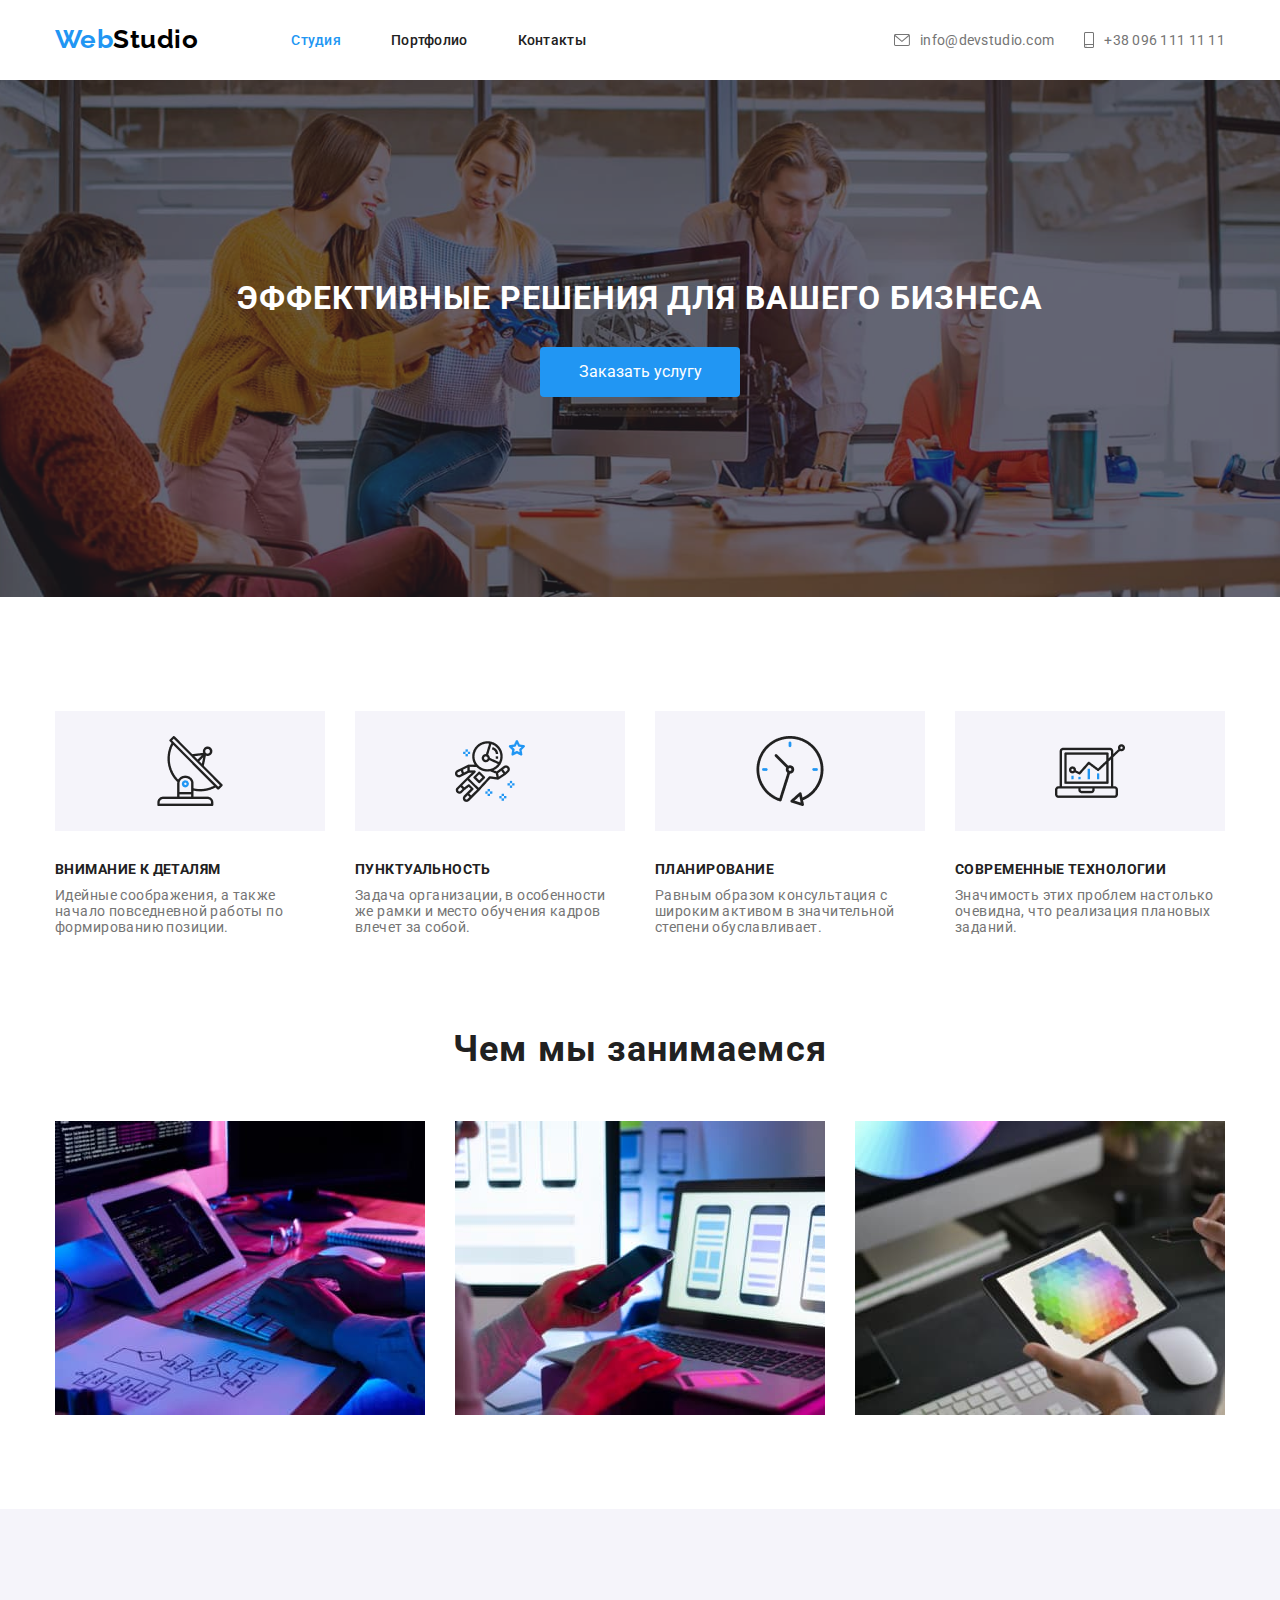
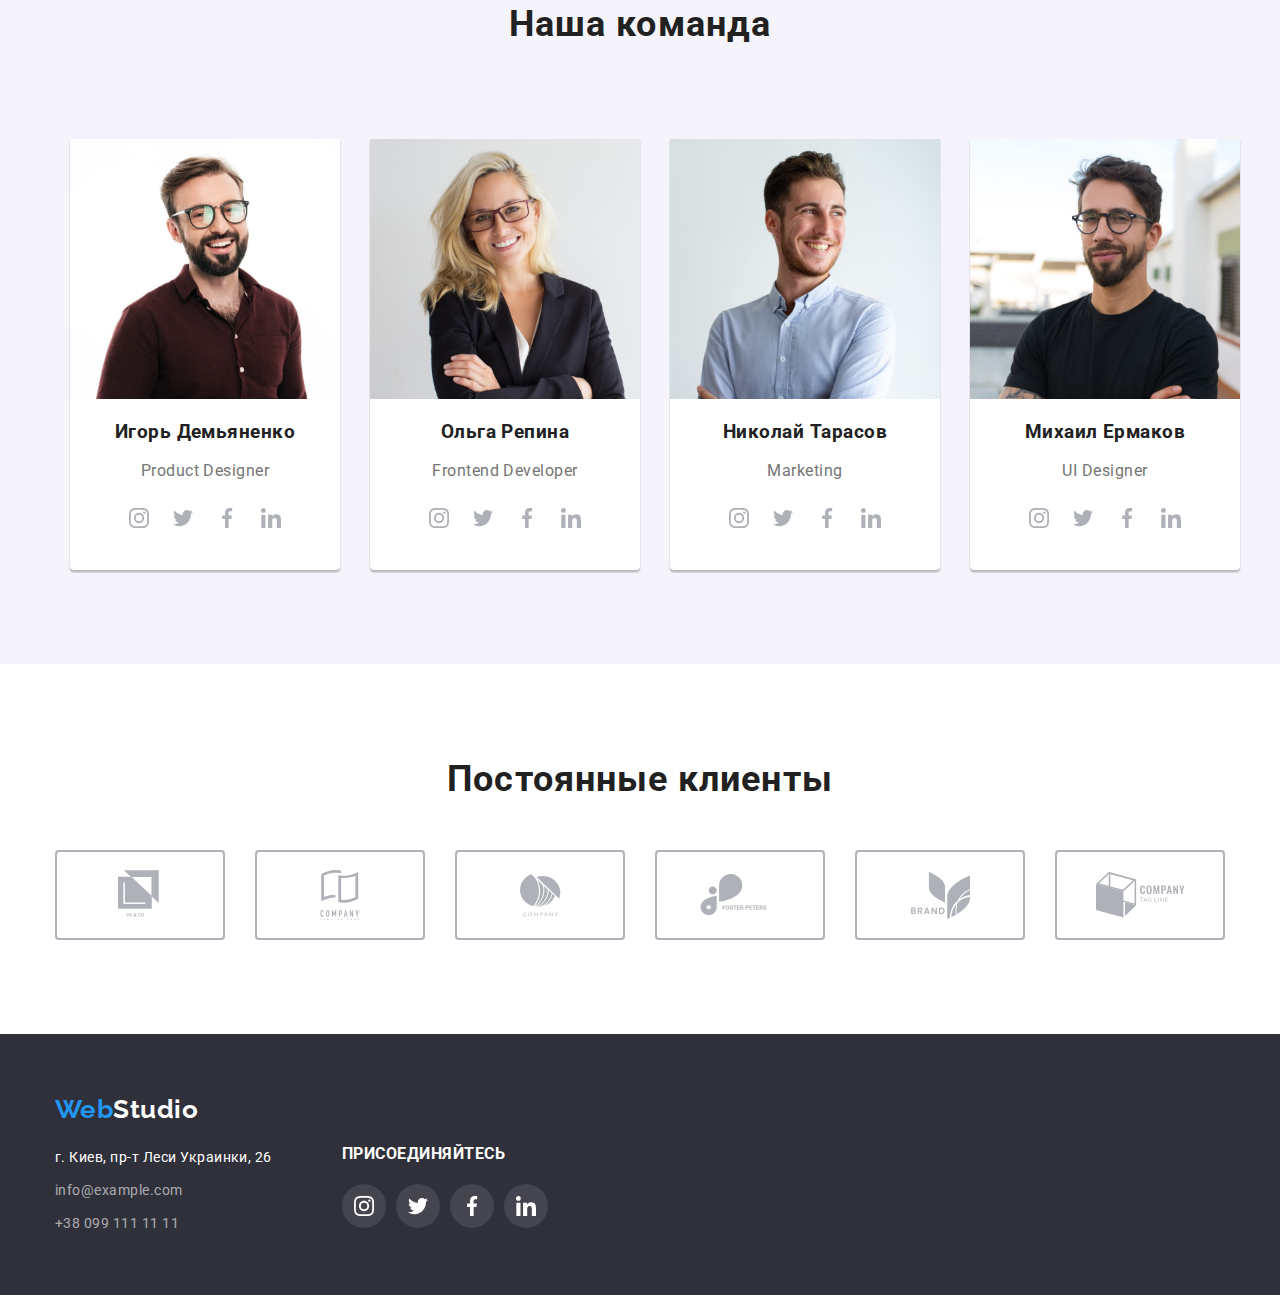
<file: index.html>
<!DOCTYPE html>
<html lang="ru">
  <head>
    <meta charset="UTF-8" />
    <meta name="viewport" content="width=device-width, initial-scale=1.0" />
    <link
      rel="stylesheet"
      href="https://cdnjs.cloudflare.com/ajax/libs/modern-normalize/1.0.0/modern-normalize.css"
    />
    <link
      href="https://fonts.googleapis.com/css2?family=Raleway:wght@300;400;500;700&family=Roboto:wght@300;400;500;700&display=swap"
      rel="stylesheet"
    />
    <link
      rel="stylesheet"
      href="https://cdnjs.cloudflare.com/ajax/libs/modern-normalize/1.0.0/modern-normalize.min.css"
    />
    <link rel="stylesheet" href="./css/styles.css" />
    <title>WebStudio</title>
  </head>

  <body>
    <header class="header-page">
      <div class="container">
        <nav>
          <a href="" class="logo link"
            ><span class="logo-start">Web</span>Studio</a
          >

          <ul class="site-nav list">
            <li><a href="" class="link current">Студия</a></li>
            <li><a href="./portfolio.html" class="link">Портфолио</a></li>
            <li><a href="" class="link">Контакты</a></li>
          </ul>
        </nav>

        <address class="address top">
          <ul class="contact list">
            <li class="address-list-top">
              <a href="mailto:info@devstudio.com" class="link">
                <svg class="icon-envelope">
                  <use
                    href="./images/sprite-svg/sprite.svg#icon-envelope"
                  ></use>
                </svg>
                info@devstudio.com</a
              >
            </li>
            <li class="address-list-top">
              <a href="tel:+380961111111" class="link">
                <svg class="icon-smartphone">
                  <use
                    href="./images/sprite-svg/sprite.svg#icon-smartphone"
                  ></use>
                </svg>
                +38 096 111 11 11</a
              >
            </li>
          </ul>
        </address>
      </div>
    </header>

    <main>
      <section class="hero">
        <div class="container">
          <h1 class="hero-title">Эффективные решения для вашего бизнеса</h1>
          <button type="button" class="button">Заказать услугу</button>
        </div>
      </section>

      <section class="section">
        <h2 hidden>наши преимущества</h2>

        <div class="container advantages-list">
          <ul class="advantages list">
            <li class="icon-antenna">
              <h3 class="section-title">Внимание к деталям</h3>
              <p>
                Идейные соображения, а также начало повседневной работы по
                формированию позиции.
              </p>
            </li>
            <li class="icon-astronaut">
              <h3 class="section-title">Пунктуальность</h3>
              <p>
                Задача организации, в особенности же рамки и место обучения
                кадров влечет за собой.
              </p>
            </li>
            <li class="icon-clock">
              <h3 class="section-title">Планирование</h3>
              <p>
                Равным образом консультация с широким активом в значительной
                степени обуславливает.
              </p>
            </li>
            <li class="icon-diagram">
              <h3 class="section-title">Современные технологии</h3>
              <p>
                Значимость этих проблем настолько очевидна, что реализация
                плановых заданий.
              </p>
            </li>
          </ul>
        </div>
      </section>

      <section class="section">
        <div class="container works">
          <h2 class="section-title">Чем мы занимаемся</h2>

          <ul class="work list">
            <li>
              <img
                class="works-img"
                src="./images/images-box/box1.jpg"
                alt=""
                width="370"
                height="294"
              />
            </li>
            <li>
              <img
                class="works-img"
                src="./images/images-box/box2.jpg"
                alt=""
                width="370"
                height="294"
              />
            </li>
            <li>
              <img
                class="works-img"
                src="./images/images-box/box3.jpg"
                alt=""
                width="370"
                height="294"
              />
            </li>
          </ul>
        </div>
      </section>

      <section class="section staff-section">
        <div class="container staff">
          <h2 class="section-title">Наша команда</h2>

          <div class="staff-list">
            <ul class="staff list">
              <li class="staff-people">
                <img
                  src="./images/images-person/person1.jpg"
                  alt="Игорь Демьяненко"
                />
                <h3 class="section-title">Игорь Демьяненко</h3>
                <p lang="en">Product Designer</p>
                <div class="social-link">
                  <a href="" class="social-link-thumb">
                    <svg>
                      <use
                        href="./images/sprite-svg/sprite.svg#icon-instagram"
                      ></use>
                    </svg>
                  </a>
                  <a href="" class="social-link-thumb">
                    <svg>
                      <use
                        href="./images/sprite-svg/sprite.svg#icon-twitter"
                      ></use>
                    </svg>
                  </a>
                  <a href="" class="social-link-thumb">
                    <svg>
                      <use
                        href="./images/sprite-svg/sprite.svg#icon-facebook"
                      ></use>
                    </svg>
                  </a>
                  <a href="" class="social-link-thumb">
                    <svg>
                      <use
                        href="./images/sprite-svg/sprite.svg#icon-linkedin"
                      ></use>
                    </svg>
                  </a>
                </div>
              </li>
              <li class="staff-people">
                <img
                  src="./images/images-person/person2.jpg"
                  alt="Ольга Репина"
                />
                <h3 class="section-title">Ольга Репина</h3>
                <p lang="en">Frontend Developer</p>
                <div class="social-link">
                  <a href="" class="social-link-thumb">
                    <svg>
                      <use
                        href="./images/sprite-svg/sprite.svg#icon-instagram"
                      ></use>
                    </svg>
                  </a>
                  <a href="" class="social-link-thumb">
                    <svg>
                      <use
                        href="./images/sprite-svg/sprite.svg#icon-twitter"
                      ></use>
                    </svg>
                  </a>
                  <a href="" class="social-link-thumb">
                    <svg>
                      <use
                        href="./images/sprite-svg/sprite.svg#icon-facebook"
                      ></use>
                    </svg>
                  </a>
                  <a href="" class="social-link-thumb">
                    <svg>
                      <use
                        href="./images/sprite-svg/sprite.svg#icon-linkedin"
                      ></use>
                    </svg>
                  </a>
                </div>
              </li>
              <li class="staff-people">
                <img
                  src="./images/images-person/person3.jpg"
                  alt="Николай Тарасов"
                />
                <h3 class="section-title">Николай Тарасов</h3>
                <p lang="en">Marketing</p>
                <div class="social-link">
                  <a href="" class="social-link-thumb">
                    <svg>
                      <use
                        href="./images/sprite-svg/sprite.svg#icon-instagram"
                      ></use>
                    </svg>
                  </a>
                  <a href="" class="social-link-thumb">
                    <svg>
                      <use
                        href="./images/sprite-svg/sprite.svg#icon-twitter"
                      ></use>
                    </svg>
                  </a>
                  <a href="" class="social-link-thumb">
                    <svg>
                      <use
                        href="./images/sprite-svg/sprite.svg#icon-facebook"
                      ></use>
                    </svg>
                  </a>
                  <a href="" class="social-link-thumb">
                    <svg>
                      <use
                        href="./images/sprite-svg/sprite.svg#icon-linkedin"
                      ></use>
                    </svg>
                  </a>
                </div>
              </li>
              <li class="staff-people">
                <img
                  src="./images/images-person/person4.jpg"
                  alt="Михаил Ермаков"
                />
                <h3 class="section-title">Михаил Ермаков</h3>
                <p lang="en">UI Designer</p>
                <div class="social-link">
                  <a href="" class="social-link-thumb">
                    <svg>
                      <use
                        href="./images/sprite-svg/sprite.svg#icon-instagram"
                      ></use>
                    </svg>
                  </a>
                  <a href="" class="social-link-thumb">
                    <svg>
                      <use
                        href="./images/sprite-svg/sprite.svg#icon-twitter"
                      ></use>
                    </svg>
                  </a>
                  <a href="" class="social-link-thumb">
                    <svg>
                      <use
                        href="./images/sprite-svg/sprite.svg#icon-facebook"
                      ></use>
                    </svg>
                  </a>
                  <a href="" class="social-link-thumb">
                    <svg>
                      <use
                        href="./images/sprite-svg/sprite.svg#icon-linkedin"
                      ></use>
                    </svg>
                  </a>
                </div>
              </li>
            </ul>
          </div>
        </div>
      </section>

      <section class="clients">
        <div class="container">
          <h2 class="section-title">Постоянные клиенты</h2>

          <ul class="list">
            <li>
              <a class="clients-pic" href="">
                <svg width="45px" height="50px">
                  <use href="./images/sprite-svg/sprite.svg#icon-logo-1"></use>
                </svg>
              </a>
            </li>
            <li>
              <a class="clients-pic" href="">
                <svg width="40px" height="50px">
                  <use href="./images/sprite-svg/sprite.svg#icon-logo-2"></use>
                </svg>
              </a>
            </li>
            <li>
              <a class="clients-pic" href="">
                <svg width="41px" height="43px">
                  <use href="./images/sprite-svg/sprite.svg#icon-logo-3"></use>
                </svg>
              </a>
            </li>
            <li>
              <a class="clients-pic" href="">
                <svg width="80px" height="42px">
                  <use href="./images/sprite-svg/sprite.svg#icon-logo-4"></use>
                </svg>
              </a>
            </li>
            <li>
              <a class="clients-pic" href="">
                <svg width="59px" height="47px">
                  <use href="./images/sprite-svg/sprite.svg#icon-logo-5"></use>
                </svg>
              </a>
            </li>
            <li>
              <a class="clients-pic" href="">
                <svg width="89px" height="46px">
                  <use href="./images/sprite-svg/sprite.svg#icon-logo-6"></use>
                </svg>
              </a>
            </li>
          </ul>
        </div>
      </section>
    </main>

    <footer>
      <div class="container">
        <a href="" class="logo link"
          ><span class="logo-start">Web</span
          ><span class="logo-end">Studio</span></a
        >
        <div class="footer-container">
          <address class="address-bottom">
            <ul class="address list">
              <li class="address-list">
                <a
                  href="https://goo.gl/maps/NCRkNM8AswAMd2es7"
                  class="address-start link"
                  >г. Киев, пр-т Леси Украинки, 26</a
                >
              </li>
              <li class="address-list">
                <a href="mailto:info@example.com" class="address-end link"
                  >info@example.com</a
                >
              </li>
              <li class="address-list">
                <a href="tel:+380991111111" class="address-end link"
                  >+38 099 111 11 11</a
                >
              </li>
            </ul>
          </address>
          <div class="social-links-footer">
            <strong class="phrase">присоединяйтесь</strong>
            <div class="sl-footer">
              <a href="" class="sl-thumb">
                <svg>
                  <use
                    href="./images/sprite-svg/sprite.svg#icon-instagram"
                  ></use>
                </svg>
              </a>
              <a href="" class="sl-thumb">
                <svg>
                  <use href="./images/sprite-svg/sprite.svg#icon-twitter"></use>
                </svg>
              </a>
              <a href="" class="sl-thumb">
                <svg>
                  <use
                    href="./images/sprite-svg/sprite.svg#icon-facebook"
                  ></use>
                </svg>
              </a>
              <a href="" class="sl-thumb">
                <svg>
                  <use
                    href="./images/sprite-svg/sprite.svg#icon-linkedin"
                  ></use>
                </svg>
              </a>
            </div>
          </div>
        </div>
      </div>
    </footer>
  </body>
</html>
</file>
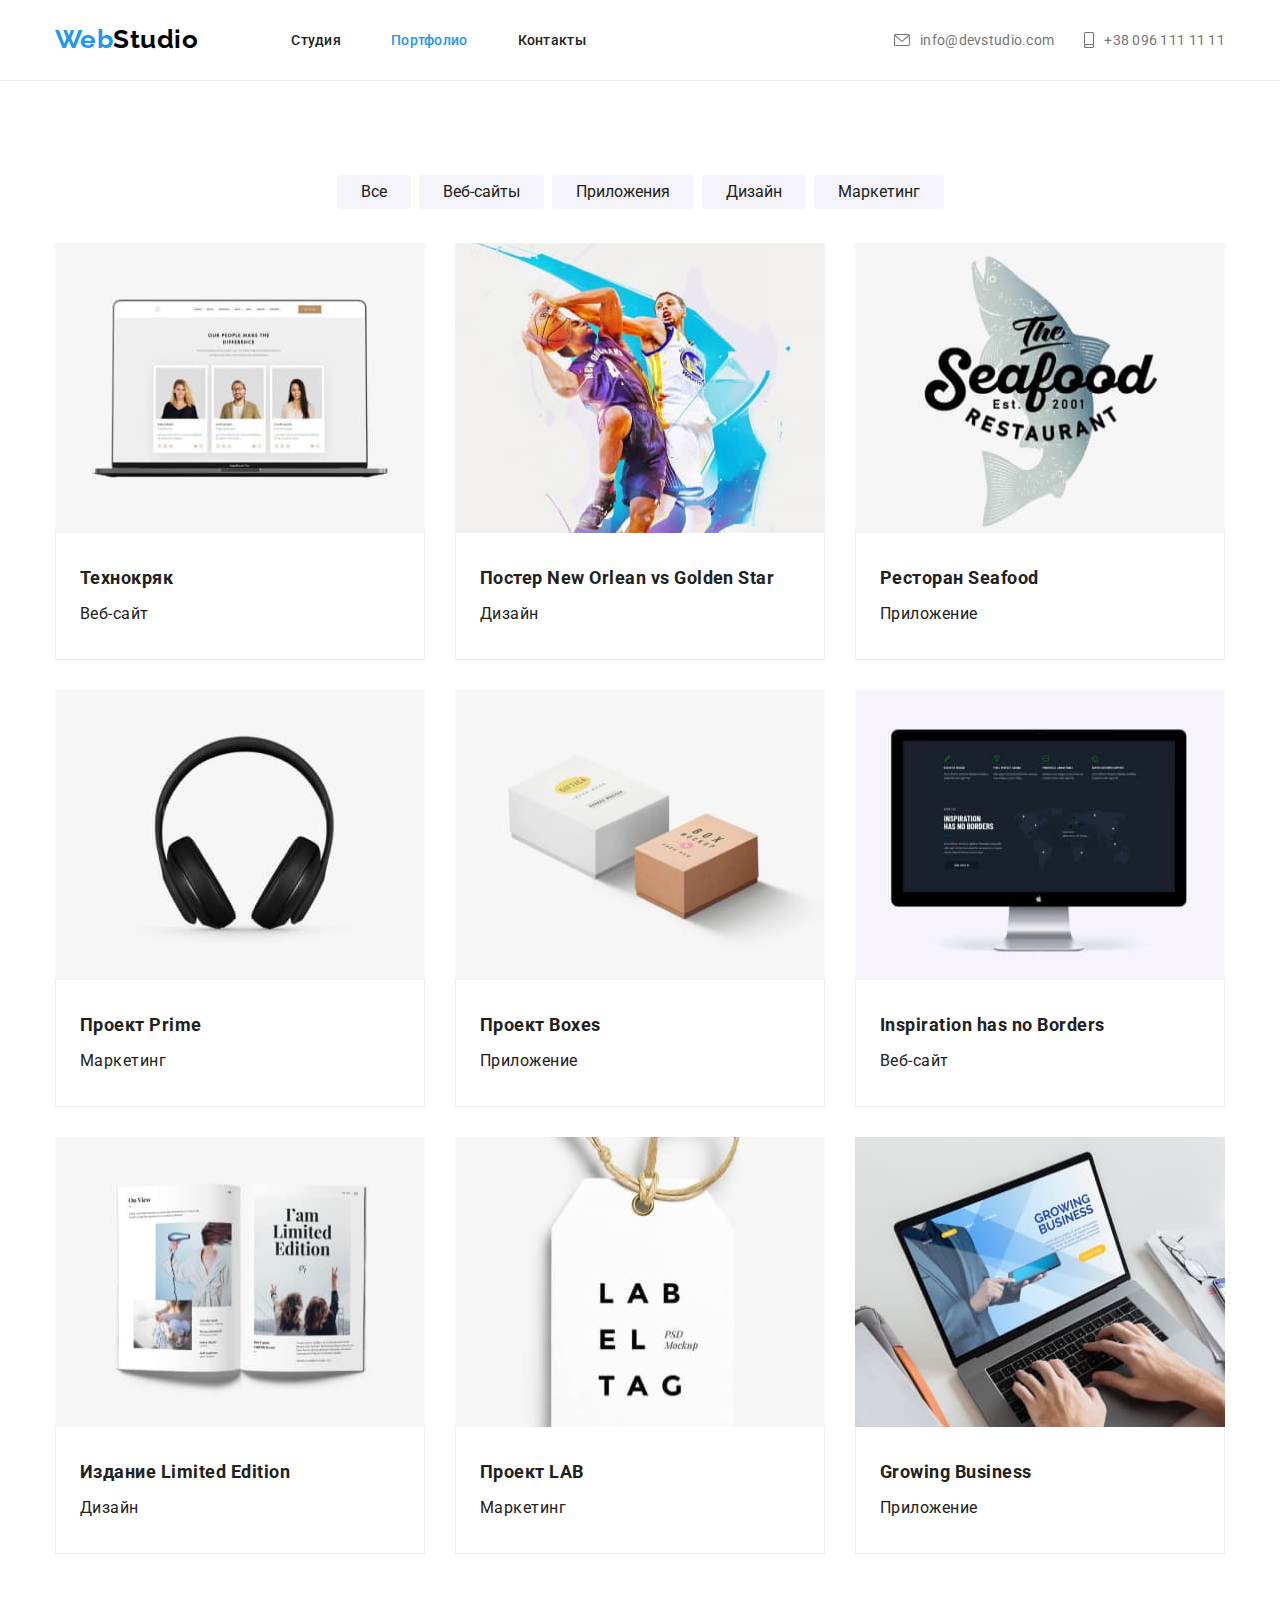
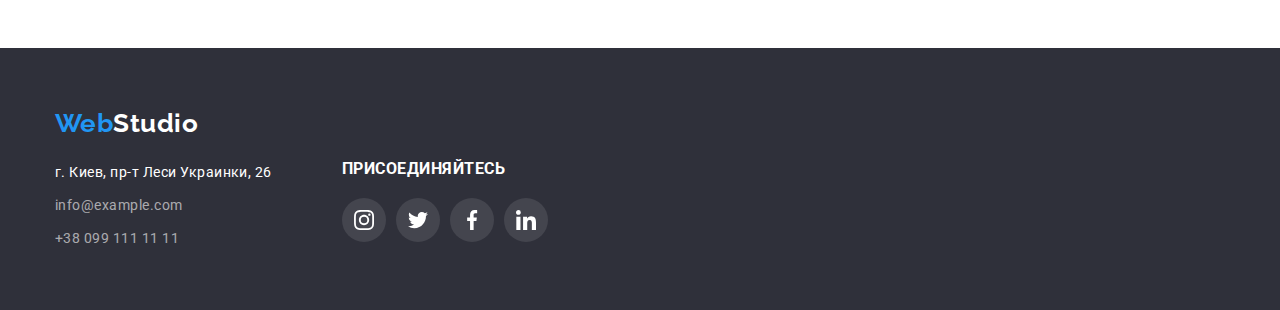
<file: portfolio.html>
<!DOCTYPE html>
<html lang="ru">
  <head>
    <meta charset="UTF-8" />
    <meta name="viewport" content="width=device-width, initial-scale=1.0" />
    <link
      rel="stylesheet"
      href="https://cdnjs.cloudflare.com/ajax/libs/modern-normalize/1.0.0/modern-normalize.css"
    />
    <link
      href="https://fonts.googleapis.com/css2?family=Raleway:wght@300;400;500;700&family=Roboto:wght@300;400;500;700&display=swap"
      rel="stylesheet"
    />
    <link
      rel="stylesheet"
      href="https://cdnjs.cloudflare.com/ajax/libs/modern-normalize/1.0.0/modern-normalize.min.css"
    />
    <link rel="stylesheet" href="./css/portfolio.css" />
    <title>Portfolio</title>
  </head>

  <body>
    <header class="header-page">
      <div class="container">
        <nav>
          <a href="" class="logo link"
            ><span class="logo-start">Web</span>Studio</a
          >

          <ul class="site-nav list">
            <li><a href="" class="link">Студия</a></li>
            <li>
              <a href="./portfolio.html" class="link current">Портфолио</a>
            </li>
            <li><a href="" class="link">Контакты</a></li>
          </ul>
        </nav>

        <address class="address top">
          <ul class="contact list">
            <li class="address-list-top">
              <a href="mailto:info@devstudio.com" class="link">
                <svg class="icon-envelope">
                  <use
                    href="./images/sprite-svg/sprite.svg#icon-envelope"
                  ></use>
                </svg>
                info@devstudio.com</a
              >
            </li>
            <li class="address-list-top">
              <a href="tel:+380961111111" class="link">
                <svg class="icon-smartphone">
                  <use
                    href="./images/sprite-svg/sprite.svg#icon-smartphone"
                  ></use>
                </svg>
                +38 096 111 11 11</a
              >
            </li>
          </ul>
        </address>
      </div>
    </header>
    <main>
      <div class="features container">
        <h1 hidden>функции</h1>
        <button type="button">Все</button>
        <button type="button">Веб-сайты</button>
        <button type="button">Приложения</button>
        <button type="button">Дизайн</button>
        <button type="button">Маркетинг</button>
      </div>

      <div class="projects container">
        <ul class="list">
          <li class="projects-item">
            <a href="" class="link">
              <img
                src="./images/images-project/project1.jpg"
                alt="Веб-сайт"
                class="projects-images"
              />
              <div class="content-box">
                <h2 class="title">Технокряк</h2>
                <p>Веб-сайт</p>
              </div>
            </a>
          </li>
          <li class="projects-item">
            <a href="" class="link">
              <img
                src="./images/images-project/project2.jpg"
                alt="постер с баскетбольными игроками"
                class="projects-images"
              />
              <div class="content-box">
                <h2 class="title">
                  Постер <span lang="en">New Orlean vs Golden Star</span>
                </h2>
                <p>Дизайн</p>
              </div>
            </a>
          </li>
          <li class="projects-item">
            <a href="" class="link">
              <img
                src="./images/images-project/project3.jpg"
                alt="логотип рыбного ресторана"
                class="projects-images"
              />
              <div class="content-box">
                <h2 class="title">Ресторан <span lang="en">Seafood</span></h2>
                <p>Приложение</p>
              </div>
            </a>
          </li>
          <li class="projects-item">
            <a href="" class="link">
              <img
                src="./images/images-project/project4.jpg"
                alt="наушники"
                class="projects-images"
              />
              <div class="content-box">
                <h2 class="title">Проект <span lang="en">Prime</span></h2>
                <p>Маркетинг</p>
              </div>
            </a>
          </li>
          <li class="projects-item">
            <a href="" class="link">
              <img
                src="./images/images-project/project5.jpg"
                alt="коробки"
                class="projects-images"
              />
              <div class="content-box">
                <h2 class="title">Проект <span lang="en">Boxes</span></h2>
                <p>Приложение</p>
              </div>
            </a>
          </li>
          <li class="projects-item">
            <a href="" class="link">
              <img
                src="./images/images-project/project6.jpg"
                alt="компьютер"
                class="projects-images"
              />
              <div class="content-box">
                <h2 lang="en" class="title">Inspiration has no Borders</h2>
                <p>Веб-сайт</p>
              </div>
            </a>
          </li>
          <li class="projects-item">
            <a href="" class="link">
              <img
                src="./images/images-project/project7.jpg"
                alt="книга"
                class="projects-images"
              />
              <div class="content-box">
                <h2 class="title">
                  Издание <span lang="en">Limited Edition</span>
                </h2>
                <p>Дизайн</p>
              </div>
            </a>
          </li>
          <li class="projects-item">
            <a href="" class="link">
              <img
                src="./images/images-project/project8.jpg"
                alt="голотип"
                class="projects-images"
              />
              <div class="content-box">
                <h2 class="title">Проект <span lang="en">LAB</span></h2>
                <p>Маркетинг</p>
              </div>
            </a>
          </li>
          <li class="projects-item">
            <a href="" class="link">
              <img
                src="./images/images-project/project9.jpg"
                alt="экран ноутбука"
                class="projects-images"
              />
              <div class="content-box">
                <h2 lang="en" class="title">Growing Business</h2>
                <p>Приложение</p>
              </div>
            </a>
          </li>
        </ul>
      </div>
    </main>
    <footer>
      <div class="container">
        <a href="" class="logo link"
          ><span class="logo-start">Web</span
          ><span class="logo-end">Studio</span></a
        >
        <div class="footer-container">
          <address class="address-bottom">
            <ul class="address list">
              <li class="address-list">
                <a
                  href="https://goo.gl/maps/NCRkNM8AswAMd2es7"
                  class="address-start link"
                  >г. Киев, пр-т Леси Украинки, 26</a
                >
              </li>
              <li class="address-list">
                <a href="mailto:info@example.com" class="address-end link"
                  >info@example.com</a
                >
              </li>
              <li class="address-list">
                <a href="tel:+380991111111" class="address-end link"
                  >+38 099 111 11 11</a
                >
              </li>
            </ul>
          </address>
          <div class="social-links-footer">
            <strong class="phrase">присоединяйтесь</strong>
            <div class="sl-footer">
              <a href="" class="sl-thumb">
                <svg>
                  <use
                    href="./images/sprite-svg/sprite.svg#icon-instagram"
                  ></use>
                </svg>
              </a>
              <a href="" class="sl-thumb">
                <svg>
                  <use href="./images/sprite-svg/sprite.svg#icon-twitter"></use>
                </svg>
              </a>
              <a href="" class="sl-thumb">
                <svg>
                  <use
                    href="./images/sprite-svg/sprite.svg#icon-facebook"
                  ></use>
                </svg>
              </a>
              <a href="" class="sl-thumb">
                <svg>
                  <use
                    href="./images/sprite-svg/sprite.svg#icon-linkedin"
                  ></use>
                </svg>
              </a>
            </div>
          </div>
        </div>
      </div>
    </footer>
  </body>
</html>
</file>
<file: css/styles.css>
html {
  box-sizing: border-box;
  margin: 0;
  padding: 0;
}

*,
*::after,
*::before {
  box-sizing: border-box;
}

:root {
  --main-text: #757575;
  --text-title: #212121;
  --text-accent: #2196f3;
  --main-bg-color: #ffffff;
  --secondary-bg-color: #2f303a;
  --grey-bg-color: #f5f4fa;
}

/* common styles */
body {
  color: var(--main-text);
  background-color: var(--main-bg-color);
  font-family: Roboto, sans-serif;
  letter-spacing: 0.03em;
}

.list {
  list-style: none;
  padding: 0px;
  margin: 0px;
}

.link {
  text-decoration: none;
}

.address {
  font-style: normal;
}

.container {
  width: 1200px;
  margin-right: auto;
  margin-left: auto;
  padding-left: 15px;
  padding-right: 15px;
}

/* header */

nav {
  display: flex;
  align-items: center;
}

.header-page > .container {
  display: flex;
}

.header-page .address .link {
  color: var(--main-text);
  font-size: 14px;
  letter-spacing: 0.02em;
}

.header-page .address-list-top:not(:last-child) {
  margin-right: 30px;
}

.site-nav {
  display: flex;
  margin-left: 93px;
  padding-left: 0px;
  margin-top: 0px;
  margin-bottom: 0px;
}

.site-nav .link {
  display: block;
  padding-bottom: 32px;
  padding-top: 32px;
}

.site-nav li:not(:last-child) {
  margin-right: 50px;
}

.site-nav .link {
  color: var(--text-title);
  font-family: Roboto;
  font-weight: 500;
  font-size: 14px;
  line-height: 16px;
  letter-spacing: 0.02em;
}

.site-nav .link:hover,
.site-nav .link:focus {
  color: var(--text-accent);
}

.top {
  display: flex;
  align-items: center;
}

.site-nav,
.contact {
  letter-spacing: 0.02em;
}

.site-nav .current {
  color: var(--text-accent);
}

.header-page .contact {
  display: flex;
}

.header-page .address {
  margin-left: auto;
}

.contact .icon-envelope {
  width: 16px;
  height: 12px;
  fill: var(--main-text);
}

.contact .icon-smartphone {
  width: 10px;
  height: 16px;
  fill: var(--main-text);
}

.address-list-top svg {
  margin-right: 10px;
}

.address-list-top .link {
  display: flex;
  justify-content: center;
  align-items: center;
}

.address-list-top .link:hover,
.address-list-top .link:focus {
  color: var(--text-accent);
}

.address-list-top .link:hover svg,
.address-list-top .link:focus {
  fill: var(--text-accent);
}

/* logo  styles common*/
.logo {
  color: #000000;
  font-family: Raleway, sans-serif;
  font-weight: 700;
  font-size: 26px;
  line-height: 1.2;
}

.logo:hover {
  color: var(--text-accent);
}

.logo-start {
  color: var(--text-accent);
}

/* logo-end bottom */

.logo-end {
  color: var(--main-bg-color);
}

/* main page */

.section-title {
  color: var(--text-title);
}

/* hero */

.hero {
  max-width: 1600px;
  max-height: 600px;
  margin-left: auto;
  margin-right: auto;

  background-color: rgba(47, 48, 58, 0.4);
  background-image: url(../images/images-hero/overlay.png),
    url(../images/images-hero/background-image.jpg);
  background-repeat: no-repeat;
  background-size: cover;
  background-position: center;
}

.hero .container {
  padding-top: 200px;

  letter-spacing: 0.06em;
  color: var(--main-bg-color);
  text-align: center;
  text-transform: uppercase;
}

.hero-title {
  margin-top: 0px;
  margin-bottom: 30px;
}

.button {
  padding: 10px 32px;
  margin-bottom: 200px;

  min-width: 200px;
  height: 50px;
  border: none;
  border-radius: 4px;

  background-color: var(--text-accent);
  color: var(--main-bg-color);
  background-color: #2196f3;
}

/* advantages */
.advantages {
  display: flex;
  justify-content: space-between;
}

.advantages h3 {
  margin-bottom: 10px;
  margin-top: 30px;
}
.advantages p {
  margin-top: 0px;
  margin-bottom: 0px;
}

.advantages .section-title {
  font-size: 14px;
  letter-spacing: 0.03em;
  text-transform: uppercase;
}

.advantages p {
  font-size: 14px;
  letter-spacing: 0.03em;
}

.advantages-list li {
  max-width: 270px;
}

.advanteges-list li:not(:last-child) {
  margin-right: 14px;
}

.section .advantages-list {
  padding-top: 20px;
}

.container .advantages {
  padding-top: 94px;
  padding-bottom: 94px;
}

.advantages li:not(:last-child) {
  margin-right: 30px;
}

.icon-antenna::before {
  content: "";
  height: 120px;
  display: block;

  background-color: var(--grey-bg-color);
  background-image: url(../images/images-png/antenna.png);
  background-repeat: no-repeat;
  background-position: center;
}

.icon-astronaut::before {
  content: "";
  height: 120px;
  display: block;

  background-color: var(--grey-bg-color);
  background-image: url(../images/images-png/astronaut.png);
  background-repeat: no-repeat;
  background-position: center;
}
.icon-clock::before {
  content: "";
  height: 120px;
  display: block;

  background-color: var(--grey-bg-color);
  background-image: url(../images/images-png/clock.png);
  background-repeat: no-repeat;
  background-position: center;
}
.icon-diagram::before {
  content: "";
  height: 120px;
  display: block;

  background-color: var(--grey-bg-color);
  background-image: url(../images/images-png/diagram.png);
  background-repeat: no-repeat;
  background-position: center;
}
/* works */

.section .works {
  padding-left: 15px;
  padding-right: 15px;
}

.works .section-title {
  margin-top: 0px;
  margin-bottom: 50px;

  font-size: 36px;
  text-align: center;
  letter-spacing: 0.03em;
}

.works .list {
  padding-bottom: 94px;
}

.work {
  display: flex;
  justify-content: space-between;
}

.works {
  padding-right: 0px;
  padding-left: 0px;
}
.works-img {
  display: block;
}

/* staff list */
.section .staff {
  padding-right: 15px;
  padding-left: 15px;
}

.staff-section {
  background-color: var(--grey-bg-color);
}
.staff > .section-title {
  margin-top: 0px;
  margin-bottom: 94px;

  font-size: 36px;
  line-height: 42px;
  text-align: center;
  letter-spacing: 0.03em;
}

.section > .staff {
  padding-top: 94px;
  padding-bottom: 94px;
}

.staff-list ul {
  display: flex;
  text-align: center;
  justify-content: space-between;
}

.staff-list li {
  background-color: var(--main-bg-color);
  border-radius: 0px 0px 4px 4px;
}

.staff li:not(:last-child) {
  margin-right: 30px;
}

.staff {
  padding-left: 0px;
  padding-right: 0px;
}

.staff-people > img {
  width: 270px;
  height: 260px;

  background-color: #2f303a;
}

.staff-people {
  box-shadow: 0px 3px 1px rgba(0, 0, 0, 0.1), 0px 1px 2px rgba(0, 0, 0, 0.08),
    0px 2px 2px rgba(0, 0, 0, 0.12);
}

.social-link {
  display: flex;
  justify-content: center;
}

.social-link a {
  display: flex;
  justify-content: center;
  align-items: center;
}

.social-link {
  margin-bottom: 30px;
}

.social-link-thumb {
  width: 44px;
  height: 44px;
}

.social-link-thumb:hover,
.social-link-thumb:focus {
  background-color: var(--text-accent);
  border-radius: 50%;
  cursor: pointer;
}

.social-link-thumb:hover svg,
.social-link-thumb:focus svg {
  fill: var(--main-bg-color);
}

.social-link svg {
  width: 20px;
  height: 20px;
  fill: #afb1b8;
}

/* clients */

.clients .section-title {
  margin-top: 0px;
  margin-bottom: 50px;

  font-weight: 700px;
  font-size: 36px;
  line-height: 42px;
  text-align: center;
  letter-spacing: 0.03em;
}

.clients .container {
  padding-top: 94px;
  padding-bottom: 94px;

  padding-right: 15px;
  padding-left: 15px;
}

.clients .list {
  display: flex;
  justify-content: space-between;
}

.clients .list a {
  display: flex;
  justify-content: center;
  align-items: center;

  width: 170px;
  height: 90px;

  background-color: var(--main-bg-color);
  border: 2px solid #afb1b8;
  border-radius: 4px;
}

.clients-pic svg {
  fill: #afb1b8;
}

.clients-pic:hover svg,
.clients-pic:focus svg {
  fill: var(--text-accent);
}

.clients .list a:hover,
.client .list a:focus {
  border: 2px solid var(--text-accent);
}

/* footer */

footer {
  background-color: var(--secondary-bg-color);
}

footer .container {
  padding-top: 60px;
  padding-bottom: 60px;
}

footer .logo {
  display: inline-block;
  margin-top: 0px;
  margin-bottom: 20px;
}

footer .address {
  padding-left: 0px;
}

.address-list:not(:last-child) {
  margin-bottom: 9px;
}

.address .link-address {
  color: var(--main-bg-color);
}

.address .link {
  color: rgba(255, 255, 255, 0.8);
}

.address .address-start {
  color: var(--main-bg-color);
}

.address .address-end {
  color: rgba(255, 255, 255, 0.6);
}

.address-bottom .address {
  margin-top: 0px;
  margin-bottom: 0px;

  font-size: 14px;
  line-height: 24px;
}

.social-links-footer .phrase {
  text-transform: uppercase;
  color: var(--main-bg-color);
}

.socila-links-footer .sl-thumb {
  width: 44px;
  height: 44px;
  border-radius: 50%;
}

.sl-footer svg {
  width: 20px;
  height: 20px;
  fill: var(--main-bg-color);
}

.sl-footer a {
  display: flex;
  justify-content: center;
  align-items: center;
  width: 44px;
  height: 44px;
  background-color: rgba(255, 255, 255, 0.1);
  border-radius: 50%;
}

.sl-footer a:hover,
.sl-footer a:focus {
  background-color: var(--text-accent);
}

.sl-footer {
  display: flex;
  margin-top: 20px;
}

.footer-container {
  display: flex;
}

.address-bottom {
  margin-right: 70px;
}

.sl-thumb:not(:last-child) {
  margin-right: 10px;
}
</file>
<file: css/portfolio.css>
html {
  box-sizing: border-box;
  margin: 0;
  padding: 0;
}

*,
*::after,
*::before {
  box-sizing: border-box;
}

:root {
  --main-text: #757575;
  --text-title: #212121;
  --text-accent: #2196f3;
  --main-bg-color: #ffffff;
  --secondary-bg-color: #2f303a;
  --grey-bg-color: #f5f4fa;
}

/* common styles */
body {
  color: var(--main-text);
  background-color: var(--main-bg-color);
  font-family: Roboto, sans-serif;
  letter-spacing: 0.03em;
}

.list {
  list-style: none;
}

.link {
  text-decoration: none;
}

.address {
  font-style: normal;
}

.container {
  width: 1200px;
  margin-right: auto;
  margin-left: auto;
  padding-left: 15px;
  padding-right: 15px;
}

/* header */

nav {
  display: flex;
  align-items: center;
}

.header-page > .container {
  display: flex;
}

.header-page .address .link {
  color: var(--main-text);
  font-size: 14px;
  letter-spacing: 0.02em;
}

.header-page .address-list-top:not(:last-child) {
  margin-right: 30px;
}

.header-page {
  border-bottom: 1px solid #ececec;
}

.site-nav {
  display: flex;
  margin-left: 93px;
  padding-left: 0px;
  margin-top: 0px;
  margin-bottom: 0px;
}

.site-nav .link {
  display: block;
  padding-bottom: 32px;
  padding-top: 32px;
}

.site-nav li:not(:last-child) {
  margin-right: 50px;
}

.site-nav .link {
  color: var(--text-title);
  font-family: Roboto;
  font-weight: 500;
  font-size: 14px;
  line-height: 16px;
  letter-spacing: 0.02em;
}

.site-nav .link:hover,
.site-nav .link:focus {
  color: var(--text-accent);
}

.top {
  display: flex;
  align-items: center;
}

.site-nav,
.contact {
  letter-spacing: 0.02em;
}

.site-nav .current {
  color: var(--text-accent);
}

.header-page .contact {
  display: flex;
}

.header-page .address {
  margin-left: auto;
}

.contact .icon-envelope {
  width: 16px;
  height: 12px;
  fill: var(--main-text);
}

.contact .icon-smartphone {
  width: 10px;
  height: 16px;
  fill: var(--main-text);
}

.address-list-top svg {
  margin-right: 10px;
}

.address-list-top .link {
  display: flex;
  justify-content: center;
  align-items: center;
}

.address-list-top .link:hover,
.address-list-top .link:focus {
  color: var(--text-accent);
}

.address-list-top .link:hover svg,
.address-list-top .link:focus svg {
  fill: var(--text-accent);
}

/* logo  styles common*/
.logo {
  color: #000000;
  font-family: Raleway, sans-serif;
  font-weight: 700;
  font-size: 26px;
  line-height: 1.2;
}

.logo:hover {
  color: var(--text-accent);
}

.logo-start {
  color: var(--text-accent);
}

/* logo-end bottom */

.logo-end {
  color: var(--main-bg-color);
}

/* main page */
main {
  padding-top: 94px;
  padding-bottom: 94px;
}

/* features button */

.features {
  display: flex;
  justify-content: center;
  margin-bottom: 34px;
}

.features button {
  color: var(--text-title);
  background-color: var(--grey-bg-color);
  border-radius: 4px;
  border-color: transparent;

  padding: 6px 22px;
  cursor: pointer;
}

button:hover,
button:focus {
  color: var(--main-bg-color);
  background-color: var(--text-accent);
  box-shadow: 0px 3px 1px rgba(0, 0, 0, 0.1), 0px 1px 2px rgba(0, 0, 0, 0.08),
    0px 2px 2px rgba(0, 0, 0, 0.12);
}

.features button:not(:last-child) {
  margin-right: 8px;
}

/* projects */
.projects > .list {
  display: flex;
  flex-wrap: wrap;
  padding: 0px;
  margin: 0px;
}

.projects-images {
  display: block;
  width: 370px;
  height: 290px;
}

.title {
  color: var(--text-title);
  font-size: 18px;
}

.projects a p {
  color: var(--text-title);
}

.projects-item:not(:nth-child(3n)) {
  margin-right: 30px;
}

.projects-item {
  margin-bottom: 30px;
}

.projects-item:nth-last-child(-n + 3) {
  margin-bottom: 0px;
}

.projects-item:hover,
.projects-item:focus {
  box-shadow: 0px 1px 1px rgba(0, 0, 0, 0.12), 0px 4px 4px rgba(0, 0, 0, 0.06),
    1px 4px 6px rgba(0, 0, 0, 0.16);
}

.content-box {
  max-width: 370px;
  padding: 20px 24px;
  border-left: 1px solid #eeeeee;
  border-bottom: 1px solid #eeeeee;
  border-right: 1px solid #eeeeee;
}

/* footer */
footer {
  background-color: var(--secondary-bg-color);
}

footer .container {
  padding-top: 60px;
  padding-bottom: 60px;
}

footer .logo {
  display: inline-block;
  margin-top: 0px;
  margin-bottom: 20px;
}

footer .address {
  padding-left: 0px;
}

.address-list:not(:last-child) {
  margin-bottom: 9px;
}

.address .link-address {
  color: var(--main-bg-color);
}

.address .link {
  color: rgba(255, 255, 255, 0.8);
}

.address .address-start {
  color: var(--main-bg-color);
}

.address .address-end {
  color: rgba(255, 255, 255, 0.6);
}

.address-bottom .address {
  margin-top: 0px;
  margin-bottom: 0px;

  font-size: 14px;
  line-height: 24px;
}

.social-links-footer .phrase {
  text-transform: uppercase;
  color: var(--main-bg-color);
}

.socila-links-footer .sl-thumb {
  width: 44px;
  height: 44px;
  border-radius: 50%;
}

.sl-footer svg {
  width: 20px;
  height: 20px;
  fill: var(--main-bg-color);
}

.sl-footer a {
  display: flex;
  justify-content: center;
  align-items: center;
  width: 44px;
  height: 44px;
  background-color: rgba(255, 255, 255, 0.1);
  border-radius: 50%;
}

.sl-footer a:hover,
.sl-footer a:focus {
  background-color: var(--text-accent);
}

.sl-footer {
  display: flex;
  margin-top: 20px;
}

.footer-container {
  display: flex;
}

.address-bottom {
  margin-right: 70px;
}

.sl-thumb:not(:last-child) {
  margin-right: 10px;
}
</file>
